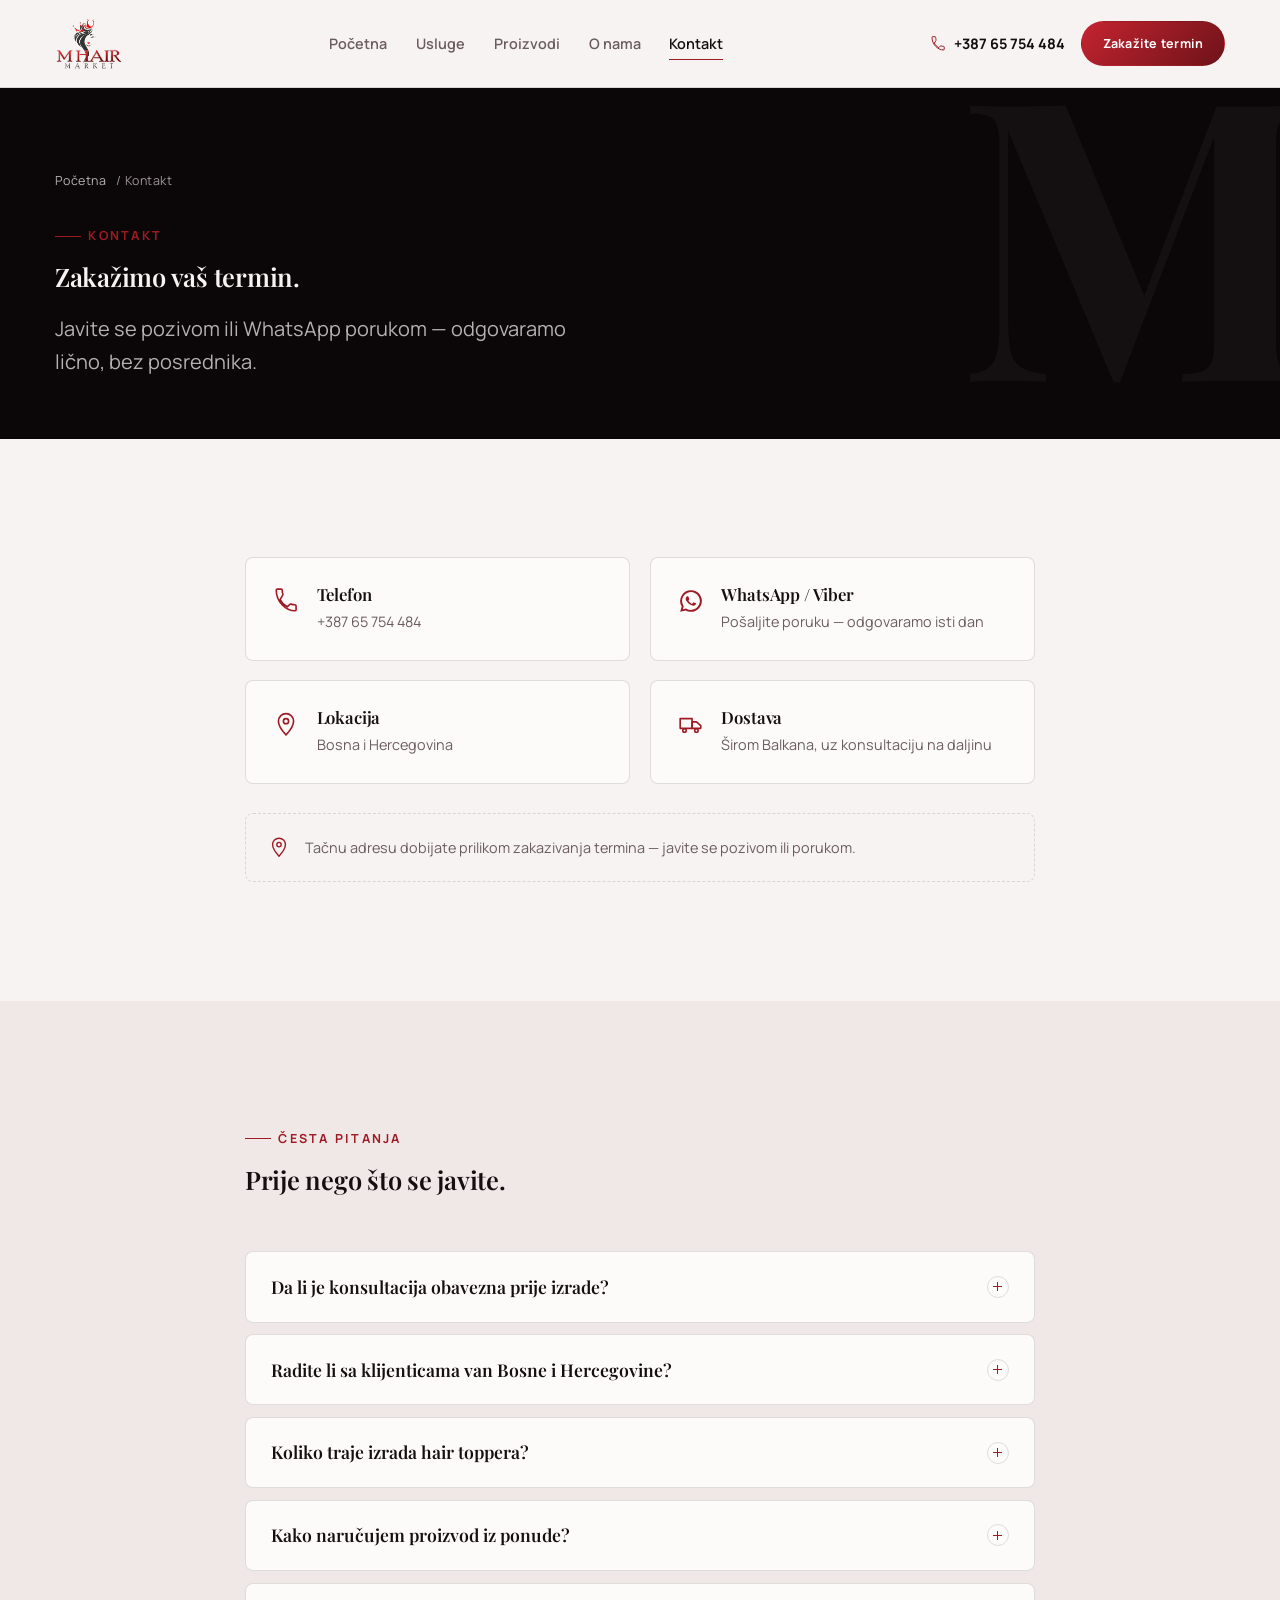
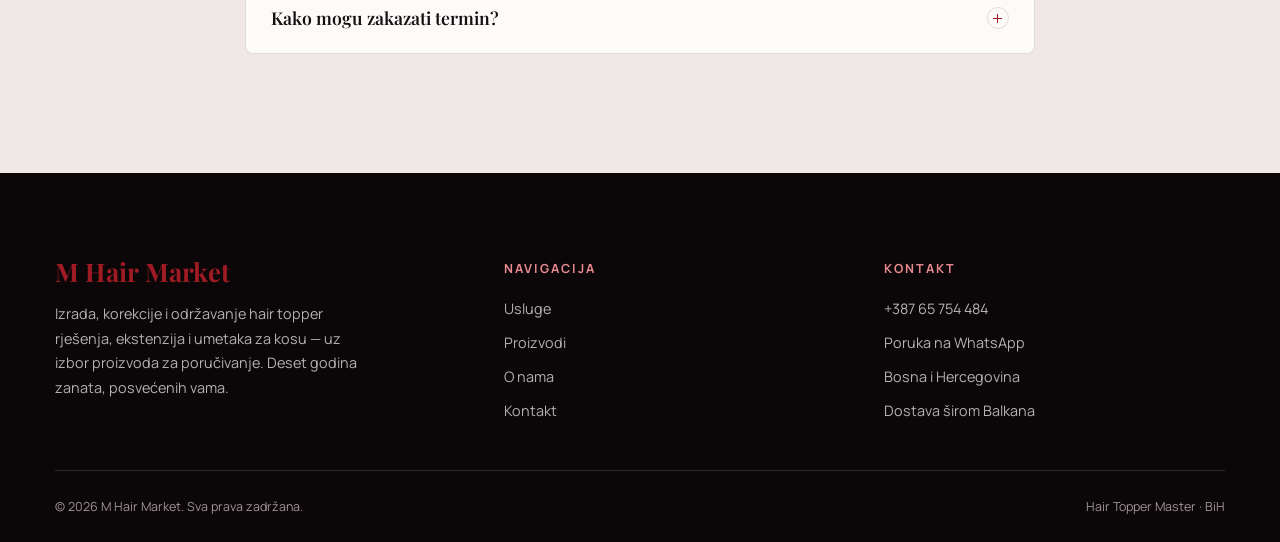
<file: kontakt.html>
<!DOCTYPE html>
<html lang="bs">
<head>
<meta charset="UTF-8" />
<meta name="viewport" content="width=device-width, initial-scale=1.0" />
<title>Kontakt — M Hair Market | Zakažite termin</title>
<meta name="description" content="Zakažite termin u M Hair Marketu — pozivom ili WhatsApp porukom. Bosna i Hercegovina, dostava širom Balkana." />
<link rel="icon" href="favicon.svg" type="image/svg+xml" />
<link rel="canonical" href="kontakt.html" />
<link rel="preconnect" href="https://fonts.googleapis.com" />
<link rel="preconnect" href="https://fonts.gstatic.com" crossorigin />
<link href="https://fonts.googleapis.com/css2?family=Playfair+Display:ital,wght@0,500;0,600;0,700;0,800;1,500;1,600&family=Manrope:wght@400;500;600;700;800&display=swap" rel="stylesheet" />
<link rel="stylesheet" href="style.css" />
<link rel="stylesheet" href="pages.css" />
<script type="application/ld+json">
{
  "@context": "https://schema.org",
  "@type": "HealthAndBeautyBusiness",
  "name": "M Hair Market",
  "telephone": "+38765754484",
  "areaServed": ["Bosna i Hercegovina", "Balkan"],
  "address": { "@type": "PostalAddress", "addressCountry": "BA" }
}
</script>
</head>
<body>
<script>if(sessionStorage.getItem('mhm-curtain')){document.body.classList.add('is-entering');}</script>
<div class="curtain" aria-hidden="true"><span class="curtain-mark">M</span></div>

<a class="skip-link" href="#main">Preskoči na sadržaj</a>

<header class="site-header">
  <div class="wrap nav">
    <a href="index.html" class="logo" aria-label="M Hair Market — Početna">
      <img src="logo.png" alt="M Hair Market" class="logo-img" width="1028" height="786" />
    </a>
    <nav class="nav-links" aria-label="Glavna navigacija">
      <a href="index.html">Početna</a>
      <a href="usluge.html">Usluge</a>
      <a href="proizvodi.html">Proizvodi</a>
      <a href="o-nama.html">O nama</a>
      <a href="kontakt.html" aria-current="page">Kontakt</a>
    </nav>
    <div class="nav-right">
      <a class="nav-call" href="tel:+38765754484">
        <svg viewBox="0 0 24 24" fill="none" stroke="currentColor" stroke-width="1.5" stroke-linecap="round" stroke-linejoin="round"><path d="M6.6 10.8c1.4 2.8 3.8 5.2 6.6 6.6l2.2-2.2c.3-.3.7-.4 1.1-.3 1.2.4 2.5.6 3.8.6.6 0 1 .4 1 1V20c0 .6-.4 1-1 1C11.6 21 3 12.4 3 2c0-.6.4-1 1-1h3.5c.6 0 1 .4 1 1 0 1.3.2 2.6.6 3.8.1.4 0 .8-.3 1.1L6.6 10.8Z"/></svg>
        +387 65 754 484
      </a>
      <a href="kontakt.html" class="btn btn--gold btn--sm" aria-current="page">Zakažite termin</a>
      <button class="burger" id="burger" aria-expanded="false" aria-controls="menuOverlay" aria-label="Otvori meni">
        <span></span><span></span><span></span>
      </button>
    </div>
  </div>
</header>

<nav class="menu-overlay" id="menuOverlay" aria-label="Mobilna navigacija">
  <ul class="menu-list">
    <li><a href="index.html"><span class="idx">01</span> Početna</a></li>
    <li><a href="usluge.html"><span class="idx">02</span> Usluge</a></li>
    <li><a href="proizvodi.html"><span class="idx">03</span> Proizvodi</a></li>
    <li><a href="o-nama.html"><span class="idx">04</span> O nama</a></li>
    <li><a href="kontakt.html" aria-current="page"><span class="idx">05</span> Kontakt</a></li>
  </ul>
  <p class="menu-foot">Bosna i Hercegovina · Dostava širom Balkana · +387 65 754 484</p>
</nav>

<main id="main">

  <section class="page-hero">
    <span class="big-m" aria-hidden="true">M</span>
    <div class="wrap">
      <p class="page-hero-breadcrumb"><a href="index.html">Početna</a> / Kontakt</p>
      <p class="overline">Kontakt</p>
      <h1>Zakažimo vaš termin.</h1>
      <p class="section-sub">Javite se pozivom ili WhatsApp porukom — odgovaramo lično, bez posrednika.</p>
    </div>
  </section>

  <section class="section">
    <div class="wrap wrap--narrow">

      <div class="reveal-stagger contact-cards">
        <a class="contact-card" href="tel:+38765754484">
          <svg viewBox="0 0 24 24" fill="none" stroke="currentColor" stroke-width="1.5" stroke-linecap="round" stroke-linejoin="round"><path d="M6.6 10.8c1.4 2.8 3.8 5.2 6.6 6.6l2.2-2.2c.3-.3.7-.4 1.1-.3 1.2.4 2.5.6 3.8.6.6 0 1 .4 1 1V20c0 .6-.4 1-1 1C11.6 21 3 12.4 3 2c0-.6.4-1 1-1h3.5c.6 0 1 .4 1 1 0 1.3.2 2.6.6 3.8.1.4 0 .8-.3 1.1L6.6 10.8Z"/></svg>
          <div>
            <h3>Telefon</h3>
            <p>+387 65 754 484</p>
          </div>
        </a>
        <a class="contact-card" href="https://wa.me/38765754484?text=Zdravo%2C%20zanima%20me%20termin%20u%20M%20Hair%20Marketu." target="_blank" rel="noopener">
          <svg viewBox="0 0 24 24" fill="currentColor"><path d="M12 2a10 10 0 0 0-8.6 15.1L2 22l5.1-1.3A10 10 0 1 0 12 2Zm0 18.2a8.2 8.2 0 0 1-4.2-1.1l-.3-.2-3 .8.8-2.9-.2-.3A8.2 8.2 0 1 1 12 20.2Zm4.5-6.1c-.2-.1-1.5-.7-1.7-.8-.2-.1-.4-.1-.6.1-.2.2-.7.8-.8 1-.1.1-.3.2-.5.1-.2-.1-1-.4-1.9-1.2-.7-.6-1.2-1.4-1.3-1.6-.1-.2 0-.4.1-.5l.4-.4c.1-.1.2-.3.2-.4.1-.1 0-.3 0-.4-.1-.1-.6-1.4-.8-1.9-.2-.5-.4-.4-.6-.4h-.5c-.2 0-.4.1-.6.3-.2.2-.8.8-.8 1.9 0 1.1.8 2.2.9 2.4.1.2 1.6 2.5 4 3.4.6.2 1 .4 1.3.5.6.2 1.1.2 1.5.1.5-.1 1.5-.6 1.7-1.2.2-.6.2-1.1.1-1.2-.1-.2-.2-.2-.4-.3Z"/></svg>
          <div>
            <h3>WhatsApp / Viber</h3>
            <p>Pošaljite poruku — odgovaramo isti dan</p>
          </div>
        </a>
        <div class="contact-card">
          <svg viewBox="0 0 24 24" fill="none" stroke="currentColor" stroke-width="1.5" stroke-linecap="round" stroke-linejoin="round"><path d="M12 22s7-7.4 7-12.6A7 7 0 0 0 5 9.4C5 14.6 12 22 12 22Z"/><circle cx="12" cy="9.4" r="2.4"/></svg>
          <div>
            <h3>Lokacija</h3>
            <p>Bosna i Hercegovina</p>
          </div>
        </div>
        <div class="contact-card">
          <svg viewBox="0 0 24 24" fill="none" stroke="currentColor" stroke-width="1.5" stroke-linecap="round" stroke-linejoin="round"><path d="M2 7h11v9H2z"/><path d="M13 10h4l4 3.5V16h-8z"/><circle cx="6" cy="18" r="1.6"/><circle cx="17" cy="18" r="1.6"/></svg>
          <div>
            <h3>Dostava</h3>
            <p>Širom Balkana, uz konsultaciju na daljinu</p>
          </div>
        </div>

        <div class="map-note reveal">
          <svg viewBox="0 0 24 24" fill="none" stroke="currentColor" stroke-width="1.5" stroke-linecap="round" stroke-linejoin="round"><path d="M12 22s7-7.4 7-12.6A7 7 0 0 0 5 9.4C5 14.6 12 22 12 22Z"/><circle cx="12" cy="9.4" r="2.4"/></svg>
          <span>Tačnu adresu dobijate prilikom zakazivanja termina — javite se pozivom ili porukom.</span>
        </div>
      </div>

    </div>
  </section>

  <!-- ============ FAQ ============ -->
  <section class="section section--deep">
    <div class="wrap wrap--narrow">
      <div class="section-head reveal">
        <p class="overline">Česta pitanja</p>
        <h2>Prije nego što se javite.</h2>
      </div>
      <div class="faq-list reveal-stagger">
        <details class="faq-item">
          <summary>Da li je konsultacija obavezna prije izrade?<span class="faq-icon" aria-hidden="true"></span></summary>
          <p>Da. Konsultacija je prvi i najvažniji korak — na osnovu nje predlažemo rješenje koje najbolje odgovara vašoj kosi i očekivanjima.</p>
        </details>
        <details class="faq-item">
          <summary>Radite li sa klijenticama van Bosne i Hercegovine?<span class="faq-icon" aria-hidden="true"></span></summary>
          <p>Da. Konsultaciju obavljamo na daljinu putem poziva i fotografija, a gotovo rješenje šaljemo dostavom širom Balkana.</p>
        </details>
        <details class="faq-item">
          <summary>Koliko traje izrada hair toppera?<span class="faq-icon" aria-hidden="true"></span></summary>
          <p>Vrijeme izrade zavisi od tipa rješenja i dogovorenih specifikacija. Tačan rok dobijate na konsultaciji, prije potvrde narudžbe.</p>
        </details>
        <details class="faq-item">
          <summary>Kako naručujem proizvod iz ponude?<span class="faq-icon" aria-hidden="true"></span></summary>
          <p>Na stranici Proizvodi svaki artikal ima dugme "Naruči putem WhatsApp-a" koje otvara poruku sa nazivom proizvoda — vi je samo potvrdite i pošaljete.</p>
        </details>
        <details class="faq-item">
          <summary>Kako mogu zakazati termin?<span class="faq-icon" aria-hidden="true"></span></summary>
          <p>Najbrže putem poziva ili WhatsApp poruke na +387 65 754 484 — odgovaramo lično, isti dan.</p>
        </details>
      </div>
    </div>
  </section>

</main>

<footer class="site-footer">
  <div class="wrap">
    <div class="foot-top">
      <div class="foot-brand">
        <a href="index.html" class="logo" aria-label="M Hair Market">
          <span class="foot-wordmark">M Hair Market</span>
        </a>
        <p>Izrada, korekcije i održavanje hair topper rješenja, ekstenzija i umetaka za kosu — uz izbor proizvoda za poručivanje. Deset godina zanata, posvećenih vama.</p>
      </div>
      <nav aria-label="Navigacija u podnožju">
        <p class="foot-heading">Navigacija</p>
        <div class="foot-nav">
          <a href="usluge.html">Usluge</a>
          <a href="proizvodi.html">Proizvodi</a>
          <a href="o-nama.html">O nama</a>
          <a href="kontakt.html">Kontakt</a>
        </div>
      </nav>
      <div>
        <p class="foot-heading">Kontakt</p>
        <div class="foot-contact">
          <a href="tel:+38765754484">+387 65 754 484</a>
          <a href="https://wa.me/38765754484" target="_blank" rel="noopener">Poruka na WhatsApp</a>
          <span>Bosna i Hercegovina</span>
          <span>Dostava širom Balkana</span>
        </div>
      </div>
    </div>
    <div class="foot-bottom">
      <p>© <span id="year"></span> M Hair Market. Sva prava zadržana.</p>
      <p>Hair Topper Master · BiH</p>
    </div>
  </div>
</footer>

<script src="main.js"></script>
</body>
</html>
</file>
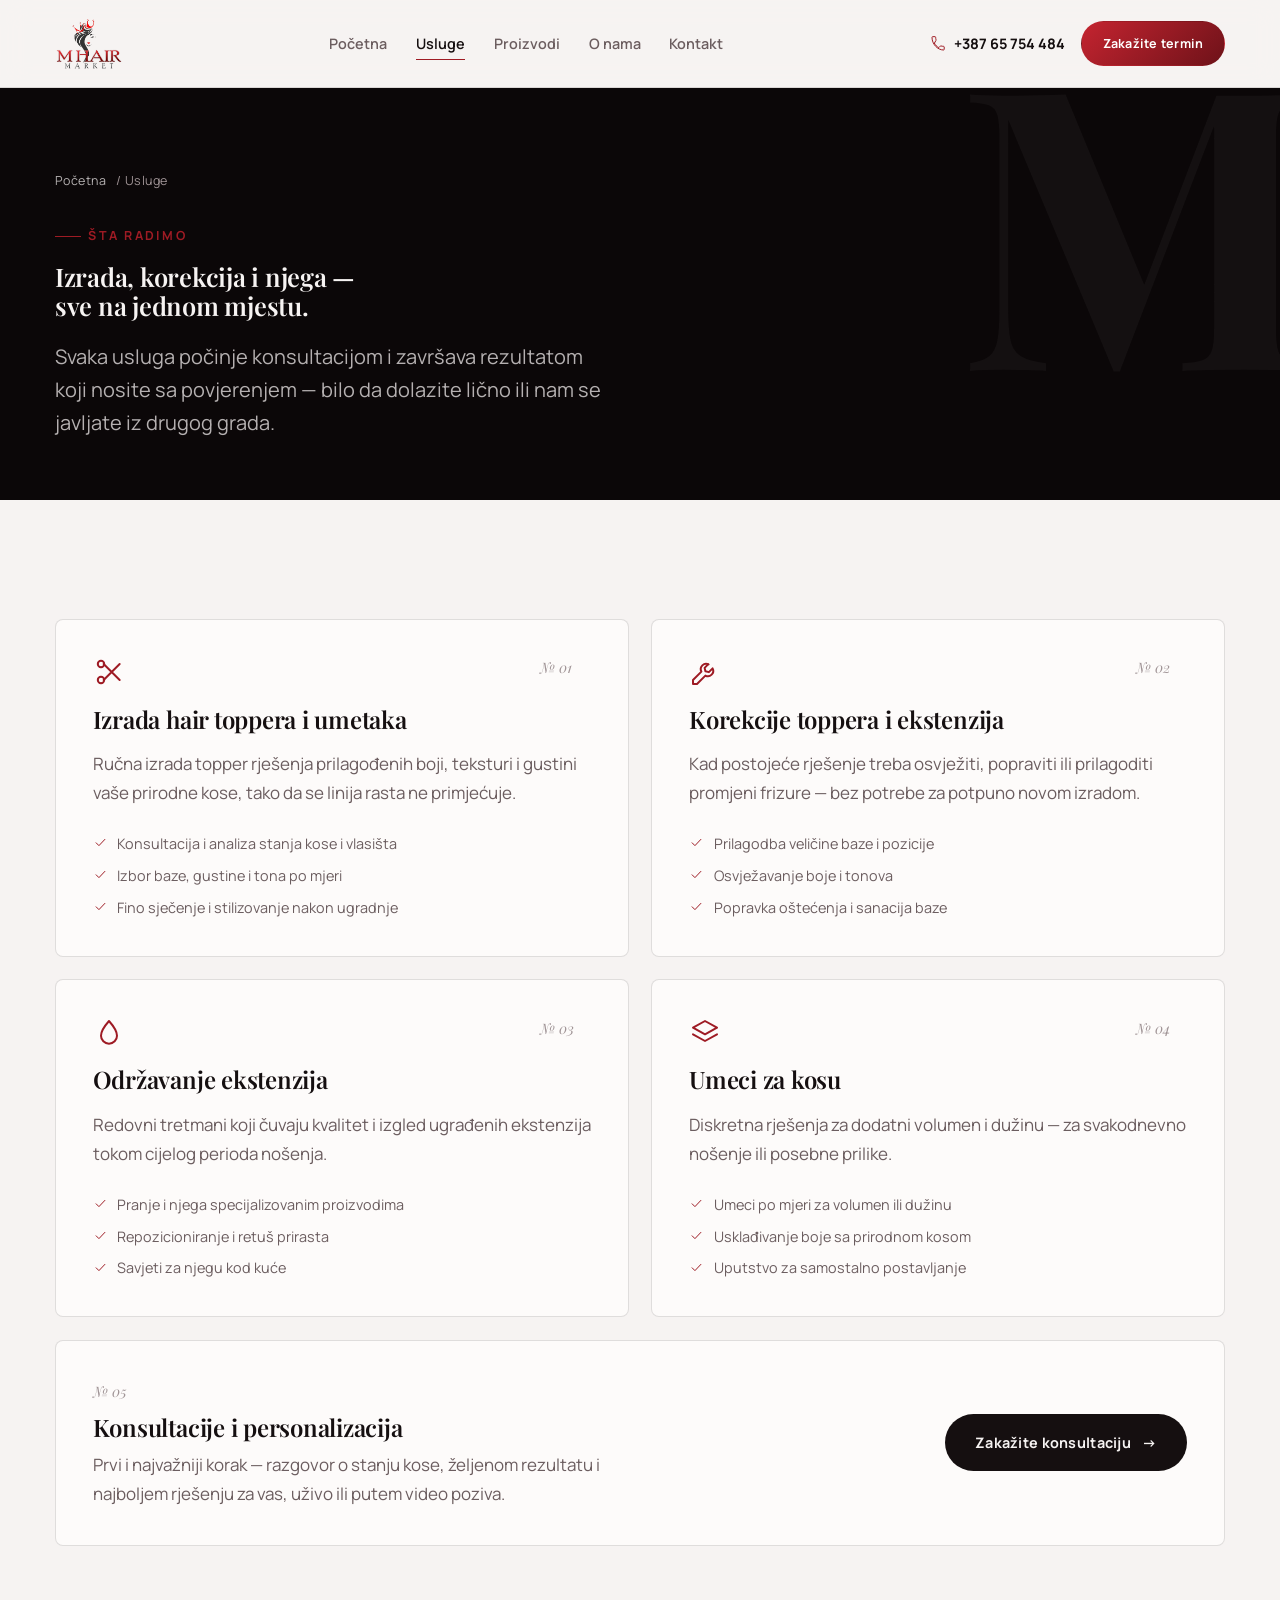
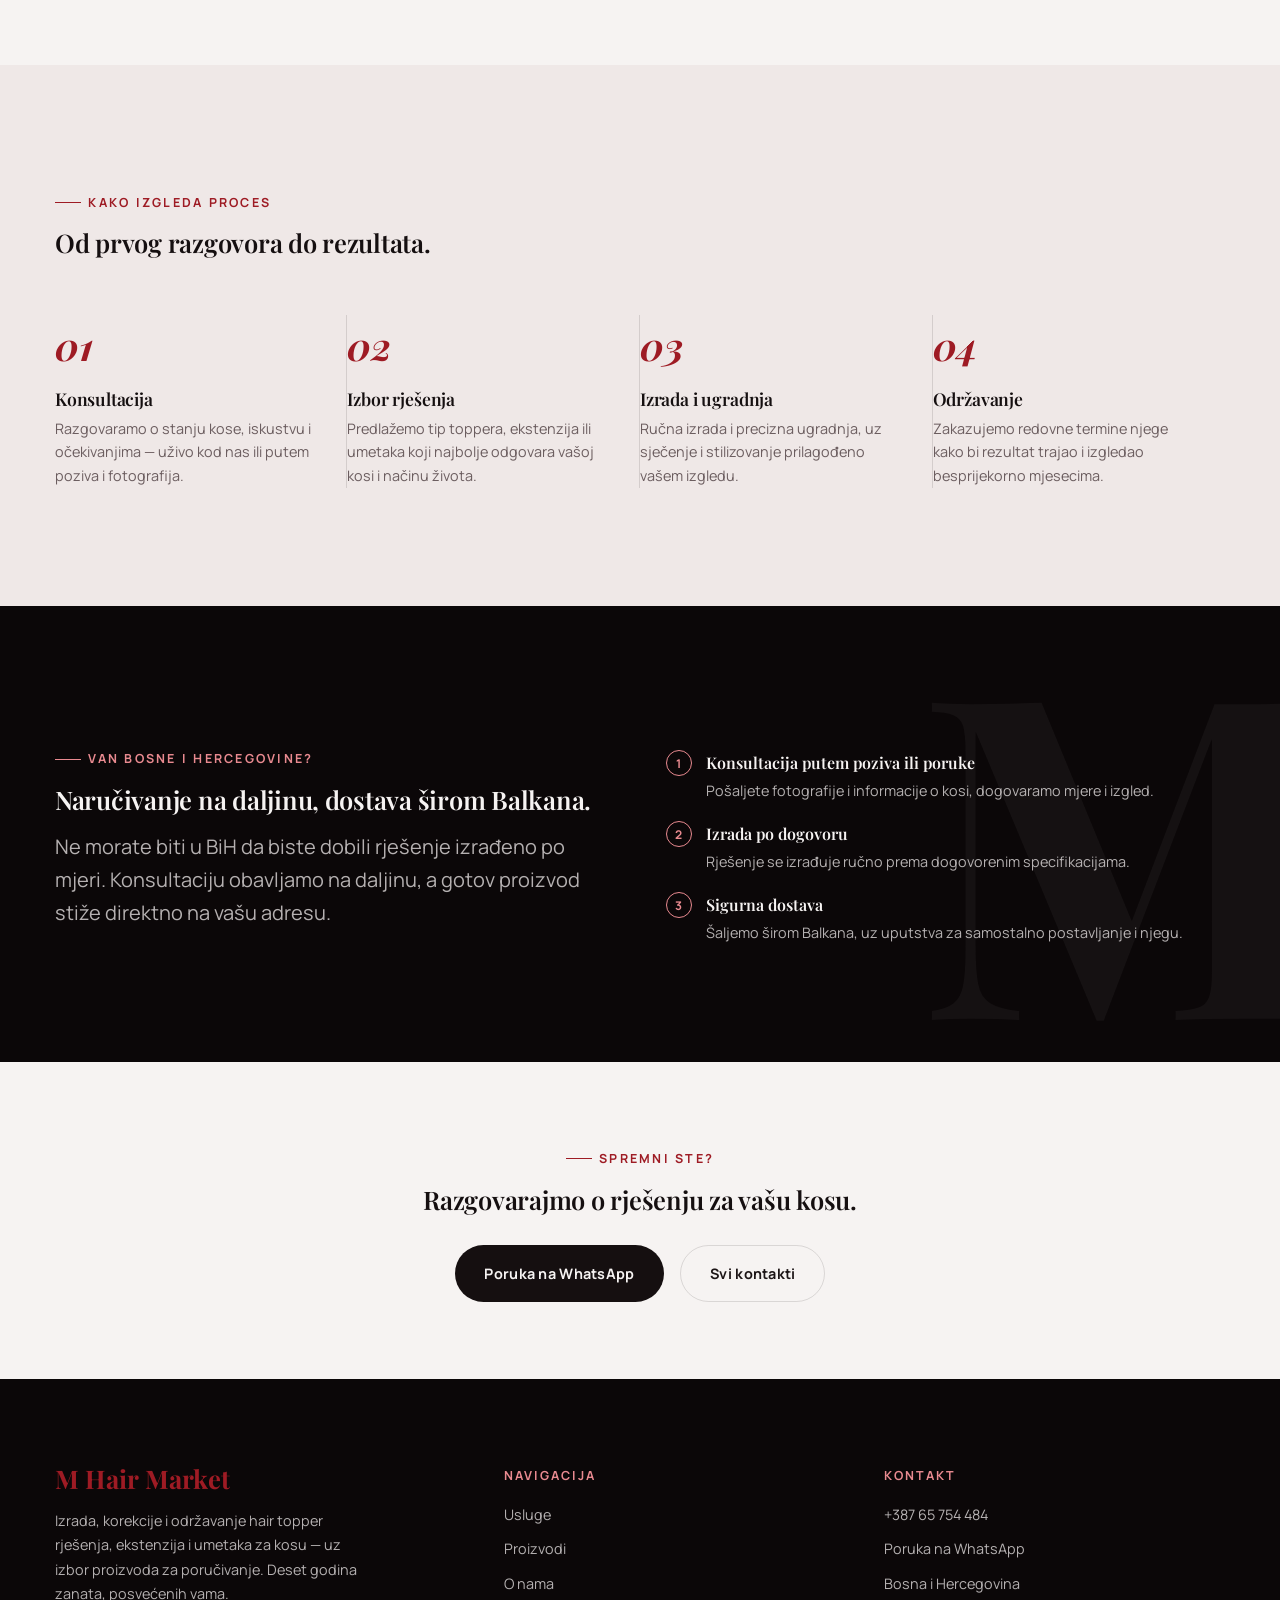
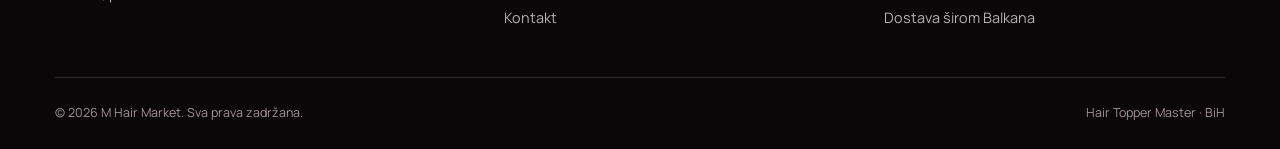
<file: usluge.html>
<!DOCTYPE html>
<html lang="bs">
<head>
<meta charset="UTF-8" />
<meta name="viewport" content="width=device-width, initial-scale=1.0" />
<title>Usluge — M Hair Market | Hair Topper, Ekstenzije, Korekcije</title>
<meta name="description" content="Izrada hair toppera i umetaka, korekcije, održavanje ekstenzija i konsultacije, uz izbor proizvoda za kosu. Rad uživo u BiH i na daljinu, uz dostavu širom Balkana." />
<link rel="icon" href="favicon.svg" type="image/svg+xml" />
<link rel="canonical" href="usluge.html" />
<link rel="preconnect" href="https://fonts.googleapis.com" />
<link rel="preconnect" href="https://fonts.gstatic.com" crossorigin />
<link href="https://fonts.googleapis.com/css2?family=Playfair+Display:ital,wght@0,500;0,600;0,700;0,800;1,500;1,600&family=Manrope:wght@400;500;600;700;800&display=swap" rel="stylesheet" />
<link rel="stylesheet" href="style.css" />
<link rel="stylesheet" href="pages.css" />
</head>
<body>
<script>if(sessionStorage.getItem('mhm-curtain')){document.body.classList.add('is-entering');}</script>
<div class="curtain" aria-hidden="true"><span class="curtain-mark">M</span></div>

<a class="skip-link" href="#main">Preskoči na sadržaj</a>

<header class="site-header">
  <div class="wrap nav">
    <a href="index.html" class="logo" aria-label="M Hair Market — Početna">
      <img src="logo.png" alt="M Hair Market" class="logo-img" width="1028" height="786" />
    </a>
    <nav class="nav-links" aria-label="Glavna navigacija">
      <a href="index.html">Početna</a>
      <a href="usluge.html" aria-current="page">Usluge</a>
      <a href="proizvodi.html">Proizvodi</a>
      <a href="o-nama.html">O nama</a>
      <a href="kontakt.html">Kontakt</a>
    </nav>
    <div class="nav-right">
      <a class="nav-call" href="tel:+38765754484">
        <svg viewBox="0 0 24 24" fill="none" stroke="currentColor" stroke-width="1.5" stroke-linecap="round" stroke-linejoin="round"><path d="M6.6 10.8c1.4 2.8 3.8 5.2 6.6 6.6l2.2-2.2c.3-.3.7-.4 1.1-.3 1.2.4 2.5.6 3.8.6.6 0 1 .4 1 1V20c0 .6-.4 1-1 1C11.6 21 3 12.4 3 2c0-.6.4-1 1-1h3.5c.6 0 1 .4 1 1 0 1.3.2 2.6.6 3.8.1.4 0 .8-.3 1.1L6.6 10.8Z"/></svg>
        +387 65 754 484
      </a>
      <a href="kontakt.html" class="btn btn--gold btn--sm">Zakažite termin</a>
      <button class="burger" id="burger" aria-expanded="false" aria-controls="menuOverlay" aria-label="Otvori meni">
        <span></span><span></span><span></span>
      </button>
    </div>
  </div>
</header>

<nav class="menu-overlay" id="menuOverlay" aria-label="Mobilna navigacija">
  <ul class="menu-list">
    <li><a href="index.html"><span class="idx">01</span> Početna</a></li>
    <li><a href="usluge.html" aria-current="page"><span class="idx">02</span> Usluge</a></li>
    <li><a href="proizvodi.html"><span class="idx">03</span> Proizvodi</a></li>
    <li><a href="o-nama.html"><span class="idx">04</span> O nama</a></li>
    <li><a href="kontakt.html"><span class="idx">05</span> Kontakt</a></li>
  </ul>
  <p class="menu-foot">Bosna i Hercegovina · Dostava širom Balkana · +387 65 754 484</p>
</nav>

<main id="main">

  <section class="page-hero">
    <span class="big-m" aria-hidden="true">M</span>
    <div class="wrap">
      <p class="page-hero-breadcrumb"><a href="index.html">Početna</a> / Usluge</p>
      <p class="overline">Šta radimo</p>
      <h1>Izrada, korekcija i njega — sve na jednom mjestu.</h1>
      <p class="section-sub">Svaka usluga počinje konsultacijom i završava rezultatom koji nosite sa povjerenjem — bilo da dolazite lično ili nam se javljate iz drugog grada.</p>
    </div>
  </section>

  <section class="section">
    <div class="wrap">
      <div class="service-detail reveal-stagger">

        <div class="service-card">
          <div class="service-card-top">
            <svg viewBox="0 0 24 24" fill="none" stroke="currentColor" stroke-width="1.5" stroke-linecap="round" stroke-linejoin="round"><circle cx="6" cy="6" r="2.4"/><circle cx="6" cy="18" r="2.4"/><path d="m20 6-12 12M20 18 8 6"/></svg>
            <span class="idx-num">№ 01</span>
          </div>
          <h3>Izrada hair toppera i umetaka</h3>
          <p>Ručna izrada topper rješenja prilagođenih boji, teksturi i gustini vaše prirodne kose, tako da se linija rasta ne primjećuje.</p>
          <ul>
            <li><svg viewBox="0 0 24 24" fill="none" stroke="currentColor" stroke-width="1.6" stroke-linecap="round" stroke-linejoin="round"><path d="m5 12.5 4.5 4.5L19 7"/></svg> Konsultacija i analiza stanja kose i vlasišta</li>
            <li><svg viewBox="0 0 24 24" fill="none" stroke="currentColor" stroke-width="1.6" stroke-linecap="round" stroke-linejoin="round"><path d="m5 12.5 4.5 4.5L19 7"/></svg> Izbor baze, gustine i tona po mjeri</li>
            <li><svg viewBox="0 0 24 24" fill="none" stroke="currentColor" stroke-width="1.6" stroke-linecap="round" stroke-linejoin="round"><path d="m5 12.5 4.5 4.5L19 7"/></svg> Fino sječenje i stilizovanje nakon ugradnje</li>
          </ul>
        </div>

        <div class="service-card">
          <div class="service-card-top">
            <svg viewBox="0 0 24 24" fill="none" stroke="currentColor" stroke-width="1.5" stroke-linecap="round" stroke-linejoin="round"><path d="M14.7 6.3a4 4 0 0 0-5.4 5.4L3 18v3h3l6.3-6.3a4 4 0 0 0 5.4-5.4l-2.8 2.8-2.6-.6-.6-2.6 2.8-2.8Z"/></svg>
            <span class="idx-num">№ 02</span>
          </div>
          <h3>Korekcije toppera i ekstenzija</h3>
          <p>Kad postojeće rješenje treba osvježiti, popraviti ili prilagoditi promjeni frizure — bez potrebe za potpuno novom izradom.</p>
          <ul>
            <li><svg viewBox="0 0 24 24" fill="none" stroke="currentColor" stroke-width="1.6" stroke-linecap="round" stroke-linejoin="round"><path d="m5 12.5 4.5 4.5L19 7"/></svg> Prilagodba veličine baze i pozicije</li>
            <li><svg viewBox="0 0 24 24" fill="none" stroke="currentColor" stroke-width="1.6" stroke-linecap="round" stroke-linejoin="round"><path d="m5 12.5 4.5 4.5L19 7"/></svg> Osvježavanje boje i tonova</li>
            <li><svg viewBox="0 0 24 24" fill="none" stroke="currentColor" stroke-width="1.6" stroke-linecap="round" stroke-linejoin="round"><path d="m5 12.5 4.5 4.5L19 7"/></svg> Popravka oštećenja i sanacija baze</li>
          </ul>
        </div>

        <div class="service-card">
          <div class="service-card-top">
            <svg viewBox="0 0 24 24" fill="none" stroke="currentColor" stroke-width="1.5" stroke-linecap="round" stroke-linejoin="round"><path d="M12 3s6 6.8 6 11a6 6 0 1 1-12 0c0-4.2 6-11 6-11Z"/></svg>
            <span class="idx-num">№ 03</span>
          </div>
          <h3>Održavanje ekstenzija</h3>
          <p>Redovni tretmani koji čuvaju kvalitet i izgled ugrađenih ekstenzija tokom cijelog perioda nošenja.</p>
          <ul>
            <li><svg viewBox="0 0 24 24" fill="none" stroke="currentColor" stroke-width="1.6" stroke-linecap="round" stroke-linejoin="round"><path d="m5 12.5 4.5 4.5L19 7"/></svg> Pranje i njega specijalizovanim proizvodima</li>
            <li><svg viewBox="0 0 24 24" fill="none" stroke="currentColor" stroke-width="1.6" stroke-linecap="round" stroke-linejoin="round"><path d="m5 12.5 4.5 4.5L19 7"/></svg> Repozicioniranje i retuš prirasta</li>
            <li><svg viewBox="0 0 24 24" fill="none" stroke="currentColor" stroke-width="1.6" stroke-linecap="round" stroke-linejoin="round"><path d="m5 12.5 4.5 4.5L19 7"/></svg> Savjeti za njegu kod kuće</li>
          </ul>
        </div>

        <div class="service-card">
          <div class="service-card-top">
            <svg viewBox="0 0 24 24" fill="none" stroke="currentColor" stroke-width="1.5" stroke-linecap="round" stroke-linejoin="round"><path d="m12 3 9 5-9 5-9-5 9-5Z"/><path d="m3 13 9 5 9-5"/></svg>
            <span class="idx-num">№ 04</span>
          </div>
          <h3>Umeci za kosu</h3>
          <p>Diskretna rješenja za dodatni volumen i dužinu — za svakodnevno nošenje ili posebne prilike.</p>
          <ul>
            <li><svg viewBox="0 0 24 24" fill="none" stroke="currentColor" stroke-width="1.6" stroke-linecap="round" stroke-linejoin="round"><path d="m5 12.5 4.5 4.5L19 7"/></svg> Umeci po mjeri za volumen ili dužinu</li>
            <li><svg viewBox="0 0 24 24" fill="none" stroke="currentColor" stroke-width="1.6" stroke-linecap="round" stroke-linejoin="round"><path d="m5 12.5 4.5 4.5L19 7"/></svg> Usklađivanje boje sa prirodnom kosom</li>
            <li><svg viewBox="0 0 24 24" fill="none" stroke="currentColor" stroke-width="1.6" stroke-linecap="round" stroke-linejoin="round"><path d="m5 12.5 4.5 4.5L19 7"/></svg> Uputstvo za samostalno postavljanje</li>
          </ul>
        </div>

        <div class="service-card service-card--wide" style="flex-direction:row; align-items:center; flex-wrap:wrap; justify-content:space-between; gap:1.6rem">
          <div style="max-width:52ch">
            <span class="idx-num">№ 05</span>
            <h3 style="margin-top:0.6rem">Konsultacije i personalizacija</h3>
            <p style="margin-top:0.6rem">Prvi i najvažniji korak — razgovor o stanju kose, željenom rezultatu i najboljem rješenju za vas, uživo ili putem video poziva.</p>
          </div>
          <a href="kontakt.html" class="btn btn--dark">Zakažite konsultaciju <span class="arr" aria-hidden="true">→</span></a>
        </div>

      </div>
    </div>
  </section>

  <!-- ============ PROCESS ============ -->
  <section class="section section--deep">
    <div class="wrap">
      <div class="section-head reveal">
        <p class="overline">Kako izgleda proces</p>
        <h2>Od prvog razgovora do rezultata.</h2>
      </div>
      <div class="process-steps reveal-stagger">
        <div class="step-card">
          <span class="step-num">01</span>
          <h3>Konsultacija</h3>
          <p>Razgovaramo o stanju kose, iskustvu i očekivanjima — uživo kod nas ili putem poziva i fotografija.</p>
        </div>
        <div class="step-card">
          <span class="step-num">02</span>
          <h3>Izbor rješenja</h3>
          <p>Predlažemo tip toppera, ekstenzija ili umetaka koji najbolje odgovara vašoj kosi i načinu života.</p>
        </div>
        <div class="step-card">
          <span class="step-num">03</span>
          <h3>Izrada i ugradnja</h3>
          <p>Ručna izrada i precizna ugradnja, uz sječenje i stilizovanje prilagođeno vašem izgledu.</p>
        </div>
        <div class="step-card">
          <span class="step-num">04</span>
          <h3>Održavanje</h3>
          <p>Zakazujemo redovne termine njege kako bi rezultat trajao i izgledao besprijekorno mjesecima.</p>
        </div>
      </div>
    </div>
  </section>

  <!-- ============ REMOTE ORDERING / DELIVERY ============ -->
  <section class="section section--dark">
    <span class="big-m" aria-hidden="true">M</span>
    <div class="wrap remote-order">
      <div class="reveal">
        <p class="overline">Van Bosne i Hercegovine?</p>
        <h2 style="margin-top:1rem">Naručivanje na daljinu, dostava širom Balkana.</h2>
        <p class="section-sub" style="margin-top:1rem">Ne morate biti u BiH da biste dobili rješenje izrađeno po mjeri. Konsultaciju obavljamo na daljinu, a gotov proizvod stiže direktno na vašu adresu.</p>
      </div>
      <ul class="remote-order-list reveal-stagger">
        <li>
          <span class="step-dot">1</span>
          <span><strong>Konsultacija putem poziva ili poruke</strong>Pošaljete fotografije i informacije o kosi, dogovaramo mjere i izgled.</span>
        </li>
        <li>
          <span class="step-dot">2</span>
          <span><strong>Izrada po dogovoru</strong>Rješenje se izrađuje ručno prema dogovorenim specifikacijama.</span>
        </li>
        <li>
          <span class="step-dot">3</span>
          <span><strong>Sigurna dostava</strong>Šaljemo širom Balkana, uz uputstva za samostalno postavljanje i njegu.</span>
        </li>
      </ul>
    </div>
  </section>

  <section class="section section--tight">
    <div class="wrap center wrap--narrow">
      <p class="overline center">Spremni ste?</p>
      <h2 style="margin-top:1rem">Razgovarajmo o rješenju za vašu kosu.</h2>
      <div class="hero-cta center" style="justify-content:center; margin-top:2rem">
        <a href="https://wa.me/38765754484?text=Zdravo%2C%20zanima%20me%20jedna%20od%20usluga%20u%20M%20Hair%20Marketu." class="btn btn--dark" target="_blank" rel="noopener">Poruka na WhatsApp</a>
        <a href="kontakt.html" class="btn btn--ghost">Svi kontakti</a>
      </div>
    </div>
  </section>

</main>

<footer class="site-footer">
  <div class="wrap">
    <div class="foot-top">
      <div class="foot-brand">
        <a href="index.html" class="logo" aria-label="M Hair Market">
          <span class="foot-wordmark">M Hair Market</span>
        </a>
        <p>Izrada, korekcije i održavanje hair topper rješenja, ekstenzija i umetaka za kosu — uz izbor proizvoda za poručivanje. Deset godina zanata, posvećenih vama.</p>
      </div>
      <nav aria-label="Navigacija u podnožju">
        <p class="foot-heading">Navigacija</p>
        <div class="foot-nav">
          <a href="usluge.html">Usluge</a>
          <a href="proizvodi.html">Proizvodi</a>
          <a href="o-nama.html">O nama</a>
          <a href="kontakt.html">Kontakt</a>
        </div>
      </nav>
      <div>
        <p class="foot-heading">Kontakt</p>
        <div class="foot-contact">
          <a href="tel:+38765754484">+387 65 754 484</a>
          <a href="https://wa.me/38765754484" target="_blank" rel="noopener">Poruka na WhatsApp</a>
          <span>Bosna i Hercegovina</span>
          <span>Dostava širom Balkana</span>
        </div>
      </div>
    </div>
    <div class="foot-bottom">
      <p>© <span id="year"></span> M Hair Market. Sva prava zadržana.</p>
      <p>Hair Topper Master · BiH</p>
    </div>
  </div>
</footer>

<script src="main.js"></script>
</body>
</html>
</file>
<file: style.css>
/* ===================================================================
   M HAIR MARKET — Design tokens & shared layout
   =================================================================== */

:root {
  /* --- Color: bold glam palette — black, deep red, silver, white --- */
  --color-white:        #FFFFFF;
  --color-paper:        #FDFBFA;
  --color-bg:           #F6F3F2;
  --color-bg-deep:      #EFE8E7;
  --color-black:        #150F10;
  --color-black-deep:   #0B0708;
  --color-text:         #1C1516;
  --color-text-soft:    #6B5D5F;
  --color-text-faint:   #A09496;
  --color-red:          #9E1B24;
  --color-red-bright:   #C42430;
  --color-red-deep:     #6E1219;
  --color-red-glow:     #E98A90;
  --color-silver:       #ADA9AB;
  --color-silver-light: #D9D6D7;
  --color-line:         rgba(28, 21, 22, 0.13);
  --color-line-dark:    rgba(255, 255, 255, 0.14);
  --color-on-dark:      #F6F3F2;
  --color-on-dark-soft: rgba(246, 243, 242, 0.72);

  /* --- Typography --- */
  --font-display: 'Playfair Display', 'Georgia', serif;
  --font-body: 'Manrope', 'Segoe UI', sans-serif;

  --text-hero: clamp(2.6rem, 1.4rem + 5.4vw, 5.6rem);
  --text-h1:   clamp(2.2rem, 1.5rem + 3vw, 3.6rem);
  --text-h2:   clamp(1.7rem, 1.35rem + 1.6vw, 2.5rem);
  --text-h3:   clamp(1.25rem, 1.1rem + 0.6vw, 1.5rem);
  --text-lead: clamp(1.05rem, 0.95rem + 0.4vw, 1.25rem);
  --text-base: 1.0625rem;
  --text-sm:   0.9rem;
  --text-xs:   0.78rem;

  /* --- Spacing --- */
  --space-section: clamp(4.5rem, 3.4rem + 5vw, 9rem);
  --space-block: clamp(2.5rem, 2rem + 2vw, 4rem);
  --container: 1240px;
  --container-narrow: 860px;
  --gutter: clamp(1.25rem, 0.9rem + 1.6vw, 3rem);

  /* --- Motion --- */
  --duration-fast: 180ms;
  --duration-normal: 340ms;
  --duration-slow: 620ms;
  --ease-out-expo: cubic-bezier(0.16, 1, 0.3, 1);
  --ease-out-soft: cubic-bezier(0.22, 1, 0.36, 1);

  /* --- Shape / elevation --- */
  --radius-sm: 3px;
  --radius-md: 8px;
  --radius-lg: 18px;
  --shadow-soft: 0 30px 70px -34px rgba(11, 7, 8, 0.45);
  --shadow-tight: 0 10px 30px -16px rgba(11, 7, 8, 0.35);

  --z-header: 100;
  --z-overlay: 200;
  --z-curtain: 500;
}

@media (prefers-reduced-motion: reduce) {
  *, *::before, *::after {
    animation-duration: 0.001ms !important;
    animation-iteration-count: 1 !important;
    transition-duration: 0.001ms !important;
    scroll-behavior: auto !important;
  }
}

/* ===================== RESET / BASE ===================== */
*, *::before, *::after { box-sizing: border-box; }
html { scroll-behavior: smooth; }

body {
  margin: 0;
  min-height: 100dvh;
  background: var(--color-bg);
  color: var(--color-text);
  font-family: var(--font-body);
  font-size: var(--text-base);
  line-height: 1.6;
  -webkit-font-smoothing: antialiased;
  text-rendering: optimizeLegibility;
  overflow-x: hidden;
}

img, video { max-width: 100%; display: block; }

h1, h2, h3, h4 {
  font-family: var(--font-display);
  font-weight: 600;
  line-height: 1.12;
  margin: 0;
  color: var(--color-black);
  letter-spacing: -0.01em;
}
h1 em, h2 em, h3 em { font-style: italic; font-weight: 600; color: var(--color-red); }

p { margin: 0; }

a { color: inherit; text-decoration: none; }

button { font: inherit; color: inherit; background: none; border: none; cursor: pointer; }

ul { list-style: none; margin: 0; padding: 0; }

.wrap {
  max-width: var(--container);
  margin-inline: auto;
  padding-inline: var(--gutter);
}
.wrap--narrow { max-width: var(--container-narrow); }

.skip-link {
  position: absolute;
  left: -999px;
  top: 0;
  background: var(--color-black);
  color: var(--color-on-dark);
  padding: 0.9rem 1.4rem;
  z-index: 999;
  border-radius: 0 0 var(--radius-sm) 0;
}
.skip-link:focus {
  left: 0;
}

:focus-visible {
  outline: 2px solid var(--color-red);
  outline-offset: 3px;
  border-radius: 2px;
}

.overline {
  font-family: var(--font-body);
  font-size: var(--text-xs);
  text-transform: uppercase;
  letter-spacing: 0.18em;
  color: var(--color-red);
  font-weight: 700;
  display: inline-flex;
  align-items: center;
  gap: 0.6em;
}
.overline::before {
  content: '';
  width: 26px;
  height: 1px;
  background: currentColor;
}
.section--dark .overline,
.hero .overline { color: var(--color-red-glow); }

.section-sub {
  color: var(--color-text-soft);
  font-size: var(--text-lead);
  line-height: 1.65;
  max-width: 46ch;
}
.section--dark .section-sub { color: var(--color-on-dark-soft); }

.section-head {
  max-width: 640px;
  margin-bottom: clamp(2.4rem, 2rem + 2vw, 3.6rem);
}
.section-head h2 { margin-top: 1rem; }

/* ===================== LOGO ===================== */
.logo-img {
  height: 52px;
  width: auto;
  display: block;
}
.foot-wordmark {
  font-family: var(--font-display);
  font-weight: 700;
  font-size: 1.6rem;
  letter-spacing: 0.01em;
  color: var(--color-red);
}

/* ===================== BUTTONS ===================== */
.btn {
  display: inline-flex;
  align-items: center;
  gap: 0.7rem;
  padding: 1rem 1.8rem;
  border-radius: 999px;
  font-size: var(--text-sm);
  font-weight: 700;
  letter-spacing: 0.02em;
  border: 1px solid transparent;
  transition: transform var(--duration-fast) var(--ease-out-expo),
              background var(--duration-normal) var(--ease-out-expo),
              border-color var(--duration-normal) var(--ease-out-expo),
              color var(--duration-normal) var(--ease-out-expo);
  white-space: nowrap;
}
.btn:hover { transform: translateY(-2px); }
.btn:active { transform: translateY(0); }
.btn .arr { transition: transform var(--duration-normal) var(--ease-out-expo); }
.btn:hover .arr { transform: translateX(4px); }

.btn--gold {
  background: linear-gradient(135deg, var(--color-red-bright), var(--color-red-deep));
  color: var(--color-white);
}
.btn--gold:hover { background: linear-gradient(135deg, var(--color-red), var(--color-red-bright)); }

.btn--dark {
  background: var(--color-black);
  color: var(--color-on-dark);
}
.btn--dark:hover { background: var(--color-black-deep); }

.btn--ghost {
  border-color: var(--color-line);
  color: var(--color-text);
}
.btn--ghost:hover { border-color: var(--color-red); color: var(--color-red); }

.btn--ghost-light {
  border-color: var(--color-line-dark);
  color: var(--color-on-dark);
}
.btn--ghost-light:hover { border-color: var(--color-red-glow); color: var(--color-red-glow); }

.btn--light {
  background: var(--color-white);
  color: var(--color-black);
}
.btn--light:hover { background: var(--color-paper); }

.btn--sm { padding: 0.7rem 1.3rem; font-size: var(--text-xs); }
.btn--block { width: 100%; justify-content: center; }

/* ===================== HEADER ===================== */
.site-header {
  position: sticky;
  top: 0;
  z-index: var(--z-header);
  background: rgba(246, 243, 242, 0.88);
  backdrop-filter: blur(14px) saturate(140%);
  -webkit-backdrop-filter: blur(14px) saturate(140%);
  border-bottom: 1px solid var(--color-line);
}
.nav {
  display: flex;
  align-items: center;
  justify-content: space-between;
  gap: 1.5rem;
  padding-block: 1.1rem;
}

.logo {
  display: flex;
  align-items: center;
  gap: 0.6rem;
  line-height: 1;
  flex-shrink: 0;
}
.nav-links {
  display: flex;
  align-items: center;
  gap: clamp(1.2rem, 1rem + 1vw, 2.2rem);
  font-size: var(--text-sm);
  font-weight: 600;
}
.nav-links a {
  position: relative;
  padding-block: 0.3rem;
  color: var(--color-text-soft);
  transition: color var(--duration-fast) var(--ease-out-expo);
}
.nav-links a::after {
  content: '';
  position: absolute;
  left: 0; right: 100%;
  bottom: 0;
  height: 1px;
  background: var(--color-red);
  transition: right var(--duration-normal) var(--ease-out-expo);
}
.nav-links a:hover,
.nav-links a[aria-current="page"] { color: var(--color-black); }
.nav-links a:hover::after,
.nav-links a[aria-current="page"]::after { right: 0; }

.nav-right { display: flex; align-items: center; gap: 1rem; }
.nav-call {
  display: none;
  align-items: center;
  gap: 0.5rem;
  font-size: var(--text-sm);
  font-weight: 700;
  color: var(--color-black);
}
.nav-call svg { width: 16px; height: 16px; color: var(--color-red); flex-shrink: 0; }

@media (min-width: 720px) {
  .nav-links { display: flex; }
}
@media (max-width: 719px) {
  .nav-links { display: none; }
}
@media (min-width: 980px) {
  .nav-call { display: inline-flex; }
}

.burger {
  width: 42px; height: 42px;
  display: grid; place-items: center;
  gap: 5px;
  position: relative;
  z-index: 2;
}
.burger span {
  display: block;
  width: 20px; height: 1.5px;
  background: var(--color-black);
  transition: transform var(--duration-normal) var(--ease-out-expo), opacity var(--duration-fast);
  position: absolute;
}
.burger span:nth-child(1) { transform: translateY(-6px); }
.burger span:nth-child(3) { transform: translateY(6px); }
.burger[aria-expanded="true"] span:nth-child(1) { transform: rotate(45deg); }
.burger[aria-expanded="true"] span:nth-child(2) { opacity: 0; }
.burger[aria-expanded="true"] span:nth-child(3) { transform: rotate(-45deg); }
@media (min-width: 720px) { .burger { display: none; } }

/* ===================== MOBILE MENU OVERLAY ===================== */
.menu-overlay {
  position: fixed;
  inset: 0;
  z-index: var(--z-overlay);
  background: var(--color-black-deep);
  color: var(--color-on-dark);
  display: flex;
  flex-direction: column;
  justify-content: center;
  padding: 8vh var(--gutter);
  transform: translateY(-100%);
  transition: transform var(--duration-slow) var(--ease-out-expo);
}
.menu-overlay.is-open { transform: translateY(0); }
.menu-list { display: flex; flex-direction: column; gap: 0.4rem; }
.menu-list a {
  font-family: var(--font-display);
  font-weight: 600;
  font-size: clamp(1.8rem, 1.2rem + 6vw, 3.2rem);
  color: var(--color-on-dark);
  display: flex;
  align-items: baseline;
  gap: 1rem;
  padding-block: 0.35rem;
  border-bottom: 1px solid var(--color-line-dark);
}
.menu-list a .idx {
  font-family: var(--font-body);
  font-size: 0.9rem;
  color: var(--color-red-glow);
  font-weight: 700;
}
.menu-list a[aria-current="page"] { color: var(--color-red-glow); }
.menu-foot {
  margin-top: 3rem;
  color: var(--color-on-dark-soft);
  font-size: var(--text-sm);
  letter-spacing: 0.04em;
}

/* ===================== HERO ===================== */
.hero {
  position: relative;
  background: var(--color-black-deep);
  color: var(--color-on-dark);
  overflow: hidden;
  padding-block: clamp(4rem, 3rem + 5vw, 7rem) clamp(3.5rem, 3rem + 3vw, 5.5rem);
}
.hero::before {
  content: '';
  position: absolute;
  inset: -10% -10% auto auto;
  width: 60vw; height: 60vw;
  max-width: 720px; max-height: 720px;
  background: radial-gradient(circle, rgba(158,27,36,0.32), transparent 68%);
  pointer-events: none;
}
.hero-monogram {
  position: absolute;
  right: clamp(-2rem, -1rem, 4vw);
  bottom: clamp(-4rem, -6vw, -1rem);
  font-family: var(--font-display);
  font-weight: 700;
  font-size: clamp(14rem, 10rem + 20vw, 34rem);
  line-height: 1;
  color: rgba(246, 243, 242, 0.045);
  pointer-events: none;
  user-select: none;
}
.hero-inner {
  position: relative;
  display: grid;
  grid-template-columns: 1.1fr 0.9fr;
  gap: clamp(2.5rem, 2rem + 3vw, 5rem);
  align-items: center;
}
@media (max-width: 900px) {
  .hero-inner { grid-template-columns: 1fr; }
}
.hero h1 { margin-top: 1.1rem; color: var(--color-on-dark); }
.hero-lead {
  margin-top: 1.6rem;
  max-width: 46ch;
  font-size: var(--text-lead);
  color: var(--color-on-dark-soft);
  line-height: 1.7;
}
.hero-cta {
  display: flex;
  flex-wrap: wrap;
  gap: 1rem;
  margin-top: 2.4rem;
}
.hero-meta {
  display: flex;
  flex-wrap: wrap;
  gap: 0.8rem 1.6rem;
  margin-top: 2.8rem;
  padding-top: 1.6rem;
  border-top: 1px solid var(--color-line-dark);
  font-size: var(--text-sm);
  color: var(--color-on-dark-soft);
}
.hero-meta strong { color: var(--color-red-glow); font-weight: 700; }
.hero-meta span { display: inline-flex; align-items: center; gap: 0.5rem; }

.hero-visual {
  position: relative;
  aspect-ratio: 4 / 5;
  border-radius: var(--radius-lg);
  overflow: hidden;
  box-shadow: var(--shadow-soft);
  border: 1px solid var(--color-line-dark);
}

/* Portrait / media placeholder frames — swap for real photography.
   Replace by adding an <img> inside .ph-media and setting
   .ph-media img { display:block; width:100%; height:100%; object-fit:cover; } */
.ph-media {
  position: relative;
  width: 100%; height: 100%;
  background:
    radial-gradient(120% 90% at 15% 0%, rgba(196,36,48,0.32), transparent 60%),
    linear-gradient(155deg, #241417 0%, #180d0f 55%, #0b0607 100%);
  display: flex;
  align-items: flex-end;
  overflow: hidden;
}
.ph-media::before {
  content: '';
  position: absolute;
  inset: 0;
  background-image: repeating-linear-gradient(
    118deg,
    rgba(246,243,242,0.05) 0px,
    rgba(246,243,242,0.05) 1px,
    transparent 1px,
    transparent 14px
  );
  mix-blend-mode: screen;
}
.ph-media::after {
  content: '';
  position: absolute;
  inset: 0;
  background-image: repeating-linear-gradient(
    58deg,
    rgba(0,0,0,0.15) 0px,
    rgba(0,0,0,0.15) 1px,
    transparent 1px,
    transparent 18px
  );
}
.ph-media img { position: relative; z-index: 1; width: 100%; height: 100%; object-fit: cover; }
.ph-tag {
  position: relative;
  z-index: 2;
  margin: 1.2rem;
  font-size: var(--text-xs);
  letter-spacing: 0.14em;
  text-transform: uppercase;
  color: var(--color-on-dark-soft);
  background: rgba(11,7,8,0.55);
  border: 1px solid var(--color-line-dark);
  padding: 0.5rem 0.9rem;
  border-radius: 999px;
  backdrop-filter: blur(6px);
}

.ph-media--rose {
  background:
    radial-gradient(120% 90% at 85% 0%, rgba(110,18,25,0.5), transparent 60%),
    linear-gradient(155deg, #2c1416 0%, #190d0e 55%, #0b0607 100%);
}
.ph-media--ivory {
  background:
    radial-gradient(120% 90% at 20% 10%, rgba(173,169,171,0.45), transparent 62%),
    linear-gradient(160deg, #EDEAEA 0%, #DCD8D8 55%, #C9C4C5 100%);
}
.ph-media--ivory::after { background-image: repeating-linear-gradient(58deg, rgba(21,15,16,0.06) 0px, rgba(21,15,16,0.06) 1px, transparent 1px, transparent 18px); }
.ph-media--ivory .ph-tag { color: var(--color-text-soft); background: rgba(255,255,255,0.65); border-color: var(--color-line); }

/* ===================== MARQUEE ===================== */
.marquee {
  overflow: hidden;
  background: var(--color-bg-deep);
  border-block: 1px solid var(--color-line);
  padding-block: 1.1rem;
}
.marquee-track {
  display: flex;
  width: max-content;
  gap: 3rem;
  animation: marquee 32s linear infinite;
}
.marquee-item {
  font-family: var(--font-display);
  font-style: italic;
  font-weight: 600;
  font-size: clamp(1.1rem, 1rem + 0.6vw, 1.5rem);
  color: var(--color-text-soft);
  display: flex;
  align-items: center;
  gap: 3rem;
  white-space: nowrap;
}
.marquee-item::after { content: '♛'; color: var(--color-red); font-style: normal; font-size: 0.9rem; }
@keyframes marquee {
  from { transform: translateX(0); }
  to { transform: translateX(-50%); }
}

/* ===================== SECTIONS ===================== */
.section { padding-block: var(--space-section); }
.section--tight { padding-block: clamp(3rem, 2.4rem + 3vw, 5.5rem); }
.section--deep { background: var(--color-bg-deep); }
.section--dark {
  background: var(--color-black-deep);
  color: var(--color-on-dark);
  position: relative;
  overflow: hidden;
}
.section--dark h2, .section--dark h3 { color: var(--color-on-dark); }
.section--dark .big-m {
  position: absolute;
  font-family: var(--font-display);
  font-weight: 700;
  font-size: clamp(16rem, 12rem + 20vw, 32rem);
  line-height: 1;
  color: rgba(246,243,242,0.04);
  right: -4vw; top: 50%; transform: translateY(-50%);
  pointer-events: none;
  user-select: none;
}

/* Reveal-on-scroll */
.reveal {
  opacity: 0;
  transform: translateY(28px);
  transition: opacity var(--duration-slow) var(--ease-out-soft),
              transform var(--duration-slow) var(--ease-out-soft);
}
.reveal.is-visible { opacity: 1; transform: none; }
.reveal-stagger > * {
  opacity: 0;
  transform: translateY(28px);
  transition: opacity var(--duration-slow) var(--ease-out-soft),
              transform var(--duration-slow) var(--ease-out-soft);
}
.reveal-stagger.is-visible > * { opacity: 1; transform: none; }
.reveal-stagger.is-visible > *:nth-child(1) { transition-delay: 0ms; }
.reveal-stagger.is-visible > *:nth-child(2) { transition-delay: 70ms; }
.reveal-stagger.is-visible > *:nth-child(3) { transition-delay: 140ms; }
.reveal-stagger.is-visible > *:nth-child(4) { transition-delay: 210ms; }
.reveal-stagger.is-visible > *:nth-child(5) { transition-delay: 280ms; }
.reveal-stagger.is-visible > *:nth-child(6) { transition-delay: 350ms; }

/* ===================== INTRO / FACTS ===================== */
.intro-grid {
  display: grid;
  grid-template-columns: 0.9fr 1.1fr;
  gap: clamp(2.5rem, 2rem + 3vw, 5rem);
  align-items: start;
}
@media (max-width: 860px) { .intro-grid { grid-template-columns: 1fr; } }
.intro-statement {
  font-family: var(--font-display);
  font-weight: 600;
  font-size: var(--text-h2);
  line-height: 1.28;
  color: var(--color-black);
}
.intro-copy p { color: var(--color-text-soft); font-size: var(--text-lead); line-height: 1.7; }
.intro-copy p + p { margin-top: 1.1rem; }
.intro-facts {
  display: grid;
  grid-template-columns: repeat(3, 1fr);
  gap: 1.5rem;
  margin-top: 2.6rem;
  padding-top: 2rem;
  border-top: 1px solid var(--color-line);
}
@media (max-width: 560px) { .intro-facts { grid-template-columns: 1fr; gap: 1.2rem; } }
.fact-num {
  font-family: var(--font-display);
  font-weight: 700;
  font-size: clamp(2rem, 1.6rem + 1.4vw, 2.6rem);
  color: var(--color-red);
}
.fact-label { color: var(--color-text-soft); font-size: var(--text-sm); margin-top: 0.3rem; }

/* ===================== SERVICE ROWS ===================== */
.svc-rows { display: flex; flex-direction: column; }
.svc-row {
  display: grid;
  grid-template-columns: auto 1fr auto;
  align-items: center;
  gap: 1.5rem;
  padding-block: clamp(1.5rem, 1.2rem + 1vw, 2.2rem);
  border-top: 1px solid var(--color-line);
  transition: padding-left var(--duration-normal) var(--ease-out-expo), background var(--duration-normal);
}
.svc-rows > *:last-child { border-bottom: 1px solid var(--color-line); }
.svc-row:hover { padding-left: 0.8rem; background: rgba(158,27,36,0.06); }
.idx-num {
  font-family: var(--font-display);
  font-style: italic;
  color: var(--color-text-faint);
  font-size: var(--text-sm);
  min-width: 3.2rem;
}
.svc-row h3 { font-size: var(--text-h3); }
.svc-row p { color: var(--color-text-soft); margin-top: 0.4rem; max-width: 52ch; }
.svc-row .arr { color: var(--color-red); font-size: 1.4rem; transition: transform var(--duration-normal) var(--ease-out-expo); }
.svc-row:hover .arr { transform: translateX(6px); }
@media (max-width: 640px) {
  .svc-row { grid-template-columns: auto 1fr; }
  .svc-row .arr { display: none; }
}

/* ===================== ICON CARDS (why-us / values) ===================== */
.icon-grid {
  display: grid;
  grid-template-columns: repeat(4, 1fr);
  gap: 1.6rem;
}
@media (max-width: 980px) { .icon-grid { grid-template-columns: repeat(2, 1fr); } }
@media (max-width: 560px) { .icon-grid { grid-template-columns: 1fr; } }
.icon-card {
  background: var(--color-paper);
  border: 1px solid var(--color-line);
  border-radius: var(--radius-md);
  padding: clamp(1.6rem, 1.4rem + 1vw, 2.2rem);
  transition: transform var(--duration-normal) var(--ease-out-expo), box-shadow var(--duration-normal);
}
.icon-card:hover { transform: translateY(-4px); box-shadow: var(--shadow-tight); }
.icon-card svg { width: 30px; height: 30px; color: var(--color-red); }
.icon-card h3 { font-size: 1.15rem; margin-top: 1.2rem; }
.icon-card p { color: var(--color-text-soft); margin-top: 0.6rem; font-size: var(--text-sm); line-height: 1.6; }

/* ===================== GALLERY / PRODUCT TEASER (home) ===================== */
.gallery-teaser-grid {
  display: grid;
  grid-template-columns: repeat(4, 1fr);
  gap: 1rem;
}
.gallery-teaser-grid .ph-media { border-radius: var(--radius-md); }
.gallery-teaser-grid a:nth-child(1) { grid-column: span 2; grid-row: span 2; }
.gallery-teaser-grid a { aspect-ratio: 1; display: block; }
.gallery-teaser-grid a:nth-child(1) .ph-media { aspect-ratio: auto; height: 100%; }
@media (max-width: 760px) {
  .gallery-teaser-grid { grid-template-columns: repeat(2, 1fr); }
  .gallery-teaser-grid a:nth-child(1) { grid-column: span 2; grid-row: span 1; aspect-ratio: 16/10; }
}

/* ===================== CTA BAND ===================== */
.cta-band {
  display: grid;
  grid-template-columns: 1.3fr auto;
  align-items: center;
  gap: 2rem;
}
@media (max-width: 760px) { .cta-band { grid-template-columns: 1fr; text-align: left; } }
.cta-band-actions { display: flex; flex-wrap: wrap; gap: 1rem; }

/* ===================== FOOTER ===================== */
.site-footer {
  background: var(--color-black-deep);
  color: var(--color-on-dark-soft);
  padding-top: clamp(3.5rem, 3rem + 3vw, 5.5rem);
}
.foot-top {
  display: grid;
  grid-template-columns: 1.2fr 1fr 1fr;
  gap: 2.5rem;
  padding-bottom: 3rem;
  border-bottom: 1px solid var(--color-line-dark);
}
@media (max-width: 760px) { .foot-top { grid-template-columns: 1fr; gap: 2.2rem; } }
.foot-brand p { margin-top: 1.1rem; max-width: 34ch; line-height: 1.7; font-size: var(--text-sm); }
.foot-heading {
  font-size: var(--text-xs);
  text-transform: uppercase;
  letter-spacing: 0.16em;
  color: var(--color-red-glow);
  font-weight: 700;
  margin-bottom: 1.1rem;
}
.foot-nav, .foot-contact { display: flex; flex-direction: column; gap: 0.7rem; font-size: var(--text-sm); }
.foot-nav a, .foot-contact a { transition: color var(--duration-fast); }
.foot-nav a:hover, .foot-contact a:hover { color: var(--color-red-glow); }
.foot-bottom {
  display: flex;
  flex-wrap: wrap;
  justify-content: space-between;
  gap: 1rem;
  padding-block: 1.6rem;
  font-size: var(--text-xs);
  color: var(--color-text-faint);
}

/* ===================== UTILITIES ===================== */
.pill {
  display: inline-flex;
  align-items: center;
  gap: 0.5rem;
  padding: 0.4rem 0.9rem;
  border-radius: 999px;
  border: 1px solid var(--color-line);
  font-size: var(--text-xs);
  letter-spacing: 0.04em;
  color: var(--color-text-soft);
}
.pill svg { width: 13px; height: 13px; color: var(--color-red); }

.center { text-align: center; margin-inline: auto; }

/* ===================== PAGE TRANSITION CURTAIN ===================== */
.curtain {
  position: fixed;
  inset: 0;
  z-index: var(--z-curtain);
  pointer-events: none;
  background: var(--color-black-deep);
  transform: scaleY(0);
  transform-origin: top;
}
.curtain::after {
  content: '';
  position: absolute;
  inset: auto 0 0 0;
  height: 4px;
  background: linear-gradient(90deg, transparent, var(--color-red-bright), transparent);
  opacity: 0;
  transition: opacity 0.25s ease 0.15s;
}
.curtain-mark {
  position: absolute;
  top: 50%;
  left: 50%;
  transform: translate(-50%, -50%) scale(0.85);
  font-family: var(--font-display);
  font-weight: 700;
  font-size: clamp(2.6rem, 2rem + 3vw, 4.2rem);
  color: var(--color-red);
  opacity: 0;
  transition: opacity 0.3s ease 0.18s, transform 0.4s ease 0.18s;
}

body.is-leaving {
  overflow: hidden;
}
body.is-leaving .curtain {
  transform: scaleY(1);
  transition: transform 0.5s cubic-bezier(0.76, 0, 0.24, 1);
}
body.is-leaving .curtain::after { opacity: 1; }
body.is-leaving .curtain-mark { opacity: 1; transform: translate(-50%, -50%) scale(1); }
body.is-leaving .site-header,
body.is-leaving main,
body.is-leaving .site-footer {
  transition: opacity 0.35s ease, transform 0.35s ease, filter 0.35s ease;
  opacity: 0.15;
  transform: scale(0.985);
  filter: blur(2px);
}

body.is-entering .curtain {
  transform: scaleY(1);
  transform-origin: bottom;
  animation: curtainReveal 0.65s cubic-bezier(0.76, 0, 0.24, 1) forwards;
}
body.is-entering .curtain-mark {
  opacity: 1;
  transform: translate(-50%, -50%) scale(1);
  animation: curtainMarkFade 0.65s ease forwards;
}
@keyframes curtainReveal { to { transform: scaleY(0); } }
@keyframes curtainMarkFade {
  0%, 55% { opacity: 1; }
  100% { opacity: 0; }
}

@media (prefers-reduced-motion: reduce) {
  .curtain { display: none; }
}
</file>
<file: pages.css>
/* ===================================================================
   M HAIR MARKET — Page-specific styles
   (usluge / proizvodi / o-nama / kontakt)
   =================================================================== */

/* ---------- Generic sub-page hero (shorter than home hero) ---------- */
.page-hero {
  background: var(--color-black-deep);
  color: var(--color-on-dark);
  padding-block: clamp(3.4rem, 2.8rem + 3vw, 5.5rem) clamp(2.6rem, 2.2rem + 2vw, 4rem);
  position: relative;
  overflow: hidden;
}
.page-hero .big-m {
  position: absolute;
  font-family: var(--font-display);
  font-weight: 700;
  font-size: clamp(14rem, 10rem + 18vw, 28rem);
  line-height: 1;
  right: -3vw; top: -18%;
  color: rgba(246,243,242,0.035);
  pointer-events: none;
  user-select: none;
}
.page-hero h1 { margin-top: 1rem; color: var(--color-on-dark); max-width: 20ch; }
.page-hero .section-sub { margin-top: 1.3rem; color: var(--color-on-dark-soft); }
.page-hero-breadcrumb {
  display: flex; align-items: center; gap: 0.6rem;
  font-size: var(--text-xs); letter-spacing: 0.04em;
  color: var(--color-text-faint);
  margin-bottom: 1.6rem;
}
.page-hero-breadcrumb a { color: var(--color-on-dark-soft); }
.page-hero-breadcrumb a:hover { color: var(--color-red-glow); }

/* ===================== USLUGE — service detail cards ===================== */
.service-detail {
  display: grid;
  grid-template-columns: repeat(2, 1fr);
  gap: 1.4rem;
}
@media (max-width: 780px) { .service-detail { grid-template-columns: 1fr; } }

.service-card {
  background: var(--color-paper);
  border: 1px solid var(--color-line);
  border-radius: var(--radius-md);
  padding: clamp(1.8rem, 1.5rem + 1vw, 2.6rem);
  display: flex;
  flex-direction: column;
  gap: 1.1rem;
  transition: transform var(--duration-normal) var(--ease-out-expo), box-shadow var(--duration-normal);
}
.service-card:hover { transform: translateY(-4px); box-shadow: var(--shadow-tight); }
.service-card--wide { grid-column: 1 / -1; }
.service-card-top {
  display: flex;
  align-items: flex-start;
  justify-content: space-between;
  gap: 1rem;
}
.service-card svg { width: 32px; height: 32px; color: var(--color-red); flex-shrink: 0; }
.service-card .idx-num { font-size: var(--text-sm); }
.service-card h3 { font-size: var(--text-h3); }
.service-card p { color: var(--color-text-soft); line-height: 1.7; }
.service-card ul { margin-top: 0.4rem; display: flex; flex-direction: column; gap: 0.55rem; }
.service-card ul li {
  display: flex; gap: 0.6rem;
  font-size: var(--text-sm); color: var(--color-text-soft);
}
.service-card ul li svg { width: 15px; height: 15px; color: var(--color-red); margin-top: 0.2rem; flex-shrink: 0; }

/* ---------- Process steps ---------- */
.process-steps {
  display: grid;
  grid-template-columns: repeat(4, 1fr);
  gap: 0;
}
@media (max-width: 860px) { .process-steps { grid-template-columns: repeat(2, 1fr); } }
@media (max-width: 520px) { .process-steps { grid-template-columns: 1fr; } }
.step-card {
  position: relative;
  padding: 0 1.6rem 0 0;
  border-right: 1px solid var(--color-line);
}
.process-steps > *:last-child { border-right: none; }
@media (max-width: 860px) {
  .step-card:nth-child(2n) { border-right: none; }
}
@media (max-width: 520px) {
  .step-card { border-right: none; border-bottom: 1px solid var(--color-line); padding: 0 0 1.6rem 0; }
  .process-steps > *:last-child { border-bottom: none; }
}
.step-num {
  font-family: var(--font-display);
  font-weight: 700;
  font-style: italic;
  font-size: 2.4rem;
  color: var(--color-red);
}
.step-card h3 { font-size: 1.1rem; margin-top: 0.8rem; }
.step-card p { color: var(--color-text-soft); font-size: var(--text-sm); margin-top: 0.5rem; line-height: 1.65; }

/* ---------- Remote ordering / delivery band ---------- */
.remote-order {
  display: grid;
  grid-template-columns: 1fr 1fr;
  gap: clamp(2rem, 1.6rem + 2vw, 4rem);
  align-items: center;
}
@media (max-width: 860px) { .remote-order { grid-template-columns: 1fr; } }
.remote-order-list { display: flex; flex-direction: column; gap: 1.2rem; margin-top: 1.6rem; }
.remote-order-list li {
  display: flex; gap: 0.9rem;
  color: var(--color-on-dark-soft);
  font-size: var(--text-sm);
  line-height: 1.6;
}
.remote-order-list li strong { color: var(--color-on-dark); display: block; font-family: var(--font-display); font-weight: 600; font-size: 1rem; margin-bottom: 0.2rem; }
.remote-order-list .step-dot {
  flex-shrink: 0;
  width: 26px; height: 26px;
  border-radius: 999px;
  border: 1px solid var(--color-red-glow);
  color: var(--color-red-glow);
  display: grid; place-items: center;
  font-size: 0.75rem; font-weight: 700;
}

/* ===================== PROIZVODI (shop) ===================== */
.filter-bar {
  display: flex;
  flex-wrap: wrap;
  gap: 0.7rem;
  margin-bottom: clamp(2rem, 1.7rem + 1.5vw, 3rem);
}
.filter-btn {
  padding: 0.6rem 1.2rem;
  border-radius: 999px;
  border: 1px solid var(--color-line);
  font-size: var(--text-sm);
  font-weight: 600;
  color: var(--color-text-soft);
  transition: all var(--duration-fast) var(--ease-out-expo);
}
.filter-btn:hover { border-color: var(--color-red); color: var(--color-black); }
.filter-btn.is-active { background: var(--color-black); border-color: var(--color-black); color: var(--color-on-dark); }

.product-grid {
  display: grid;
  grid-template-columns: repeat(3, 1fr);
  gap: 1.4rem;
}
@media (max-width: 860px) { .product-grid { grid-template-columns: repeat(2, 1fr); } }
@media (max-width: 540px) { .product-grid { grid-template-columns: 1fr; } }

.product-card {
  background: var(--color-paper);
  border: 1px solid var(--color-line);
  border-radius: var(--radius-md);
  overflow: hidden;
  display: flex;
  flex-direction: column;
  transition: transform var(--duration-normal) var(--ease-out-expo), box-shadow var(--duration-normal);
}
.product-card:hover { transform: translateY(-4px); box-shadow: var(--shadow-tight); }
.product-card .ph-media { aspect-ratio: 4/5; }
.product-card.is-hidden { display: none; }
.product-card-body { padding: 1.3rem 1.4rem 1.5rem; display: flex; flex-direction: column; gap: 0.5rem; flex: 1; }
.product-tag {
  align-self: flex-start;
  font-size: var(--text-xs);
  letter-spacing: 0.08em;
  text-transform: uppercase;
  color: var(--color-red);
  font-weight: 700;
}
.product-card h3 { font-size: 1.1rem; }
.product-desc { color: var(--color-text-soft); font-size: var(--text-sm); line-height: 1.6; }
.product-price {
  font-family: var(--font-display);
  font-weight: 700;
  font-size: 1.25rem;
  color: var(--color-black);
  margin-top: 0.2rem;
}
.product-price small { font-family: var(--font-body); font-weight: 600; font-size: var(--text-xs); color: var(--color-text-faint); text-transform: uppercase; letter-spacing: 0.04em; }
.product-order-btn { margin-top: 0.8rem; }

.product-note {
  display: flex;
  align-items: center;
  gap: 0.9rem;
  padding: 1.4rem;
  border: 1px dashed var(--color-line);
  border-radius: var(--radius-md);
  color: var(--color-text-soft);
  font-size: var(--text-sm);
  margin-top: clamp(2rem, 1.7rem + 1.5vw, 3rem);
}
.product-note svg { width: 22px; height: 22px; color: var(--color-red); flex-shrink: 0; }

/* ===================== O NAMA ===================== */
.about-hero {
  display: grid;
  grid-template-columns: 0.85fr 1.15fr;
  gap: clamp(2.5rem, 2rem + 3vw, 5rem);
  align-items: center;
}
@media (max-width: 860px) { .about-hero { grid-template-columns: 1fr; } }
.about-hero .ph-media { border-radius: var(--radius-lg); aspect-ratio: 3/4; box-shadow: var(--shadow-soft); }

.pull-quote {
  font-family: var(--font-display);
  font-weight: 600;
  font-style: italic;
  font-size: var(--text-h2);
  line-height: 1.35;
  color: var(--color-black);
  padding-left: clamp(1.2rem, 1rem + 1vw, 2rem);
  border-left: 3px solid var(--color-red);
}
.pull-quote cite {
  display: block;
  margin-top: 1.2rem;
  font-family: var(--font-body);
  font-style: normal;
  font-size: var(--text-sm);
  font-weight: 700;
  letter-spacing: 0.04em;
  color: var(--color-text-soft);
}

.value-grid { display: grid; grid-template-columns: repeat(4, 1fr); gap: 1.6rem; }
@media (max-width: 980px) { .value-grid { grid-template-columns: repeat(2, 1fr); } }
@media (max-width: 560px) { .value-grid { grid-template-columns: 1fr; } }

/* ===================== KONTAKT ===================== */
.contact-cards {
  display: grid;
  grid-template-columns: repeat(2, 1fr);
  gap: 1.2rem;
}
@media (max-width: 640px) { .contact-cards { grid-template-columns: 1fr; } }

.contact-card {
  display: flex;
  gap: 1.1rem;
  align-items: flex-start;
  background: var(--color-paper);
  border: 1px solid var(--color-line);
  border-radius: var(--radius-md);
  padding: 1.7rem;
  transition: border-color var(--duration-fast), transform var(--duration-fast);
}
.contact-card:hover { border-color: var(--color-red); transform: translateY(-3px); }
.contact-card svg { width: 26px; height: 26px; color: var(--color-red); flex-shrink: 0; margin-top: 0.15rem; }
.contact-card h3 { font-size: 1.05rem; font-family: var(--font-display); font-weight: 600; }
.contact-card p, .contact-card a { color: var(--color-text-soft); font-size: var(--text-sm); margin-top: 0.35rem; display: block; }
.contact-card a:hover { color: var(--color-red); }

.map-note { grid-column: 1 / -1; margin-top: 0.6rem; }

/* ---------- FAQ accordion ---------- */
.faq-list { display: flex; flex-direction: column; gap: 0.7rem; }
.faq-item {
  border: 1px solid var(--color-line);
  border-radius: var(--radius-md);
  background: var(--color-paper);
  overflow: hidden;
}
.faq-item summary {
  list-style: none;
  cursor: pointer;
  padding: 1.3rem 1.6rem;
  display: flex;
  align-items: center;
  justify-content: space-between;
  gap: 1rem;
  font-family: var(--font-display);
  font-weight: 600;
  font-size: 1.1rem;
  color: var(--color-black);
}
.faq-item summary::-webkit-details-marker { display: none; }
.faq-item summary .faq-icon {
  flex-shrink: 0;
  width: 22px; height: 22px;
  border-radius: 999px;
  border: 1px solid var(--color-line);
  display: grid; place-items: center;
  position: relative;
  transition: transform var(--duration-normal) var(--ease-out-expo), border-color var(--duration-normal);
}
.faq-item summary .faq-icon::before,
.faq-item summary .faq-icon::after {
  content: '';
  position: absolute;
  background: var(--color-red);
}
.faq-item summary .faq-icon::before { width: 9px; height: 1px; }
.faq-item summary .faq-icon::after { width: 1px; height: 9px; transition: opacity var(--duration-fast); }
.faq-item[open] summary .faq-icon { transform: rotate(45deg); border-color: var(--color-red); }
.faq-item p {
  padding: 0 1.6rem 1.5rem;
  color: var(--color-text-soft);
  font-size: var(--text-sm);
  line-height: 1.7;
  max-width: 62ch;
}

.map-note {
  display: flex;
  align-items: center;
  gap: 0.9rem;
  padding: 1.4rem;
  border: 1px dashed var(--color-line);
  border-radius: var(--radius-md);
  color: var(--color-text-soft);
  font-size: var(--text-sm);
}
.map-note svg { width: 22px; height: 22px; color: var(--color-red); flex-shrink: 0; }
</file>
